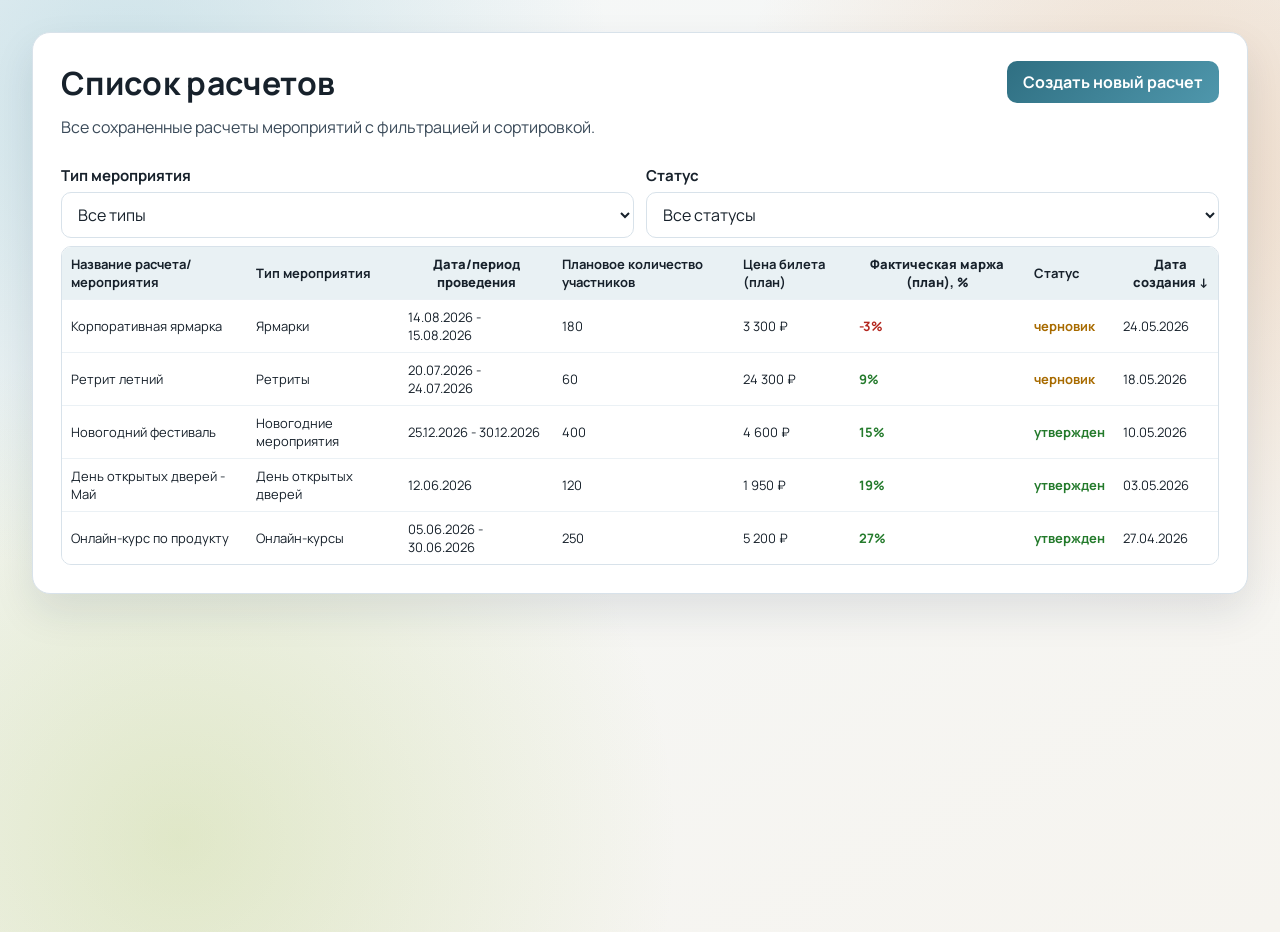
<file: list.html>
<!doctype html>
<html lang="ru">
  <head>
    <meta charset="UTF-8" />
    <meta name="viewport" content="width=device-width, initial-scale=1.0" />
    <title>Список расчетов мероприятий</title>
    <link rel="preconnect" href="https://fonts.googleapis.com" />
    <link rel="preconnect" href="https://fonts.gstatic.com" crossorigin />
    <link
      href="https://fonts.googleapis.com/css2?family=Manrope:wght@400;500;600;700;800&display=swap"
      rel="stylesheet"
    />
    <link rel="stylesheet" href="./src/ui/styles.css" />
  </head>
  <body>
    <main class="page page-wide">
      <section class="card" aria-labelledby="calc-list-title">
        <div class="list-toolbar">
          <div>
            <h1 id="calc-list-title">Список расчетов</h1>
            <p class="card-subtitle">
              Все сохраненные расчеты мероприятий с фильтрацией и сортировкой.
            </p>
          </div>
          <a class="link-btn" href="./index.html?mode=new">Создать новый расчет</a>
        </div>

        <section class="filters" aria-label="Фильтрация расчетов">
          <div class="field">
            <label for="filter-event-type">Тип мероприятия</label>
            <select id="filter-event-type">
              <option value="">Все типы</option>
            </select>
          </div>
          <div class="field">
            <label for="filter-status">Статус</label>
            <select id="filter-status">
              <option value="">Все статусы</option>
              <option value="draft">черновик</option>
              <option value="approved">утвержден</option>
            </select>
          </div>
        </section>

        <div class="table-wrap">
          <table class="results-table list-table">
            <thead>
              <tr>
                <th>Название расчета/мероприятия</th>
                <th>Тип мероприятия</th>
                <th>
                  <button class="sort-btn" type="button" data-sort-field="event_date">
                    Дата/период проведения
                  </button>
                </th>
                <th>Плановое количество участников</th>
                <th>Цена билета (план)</th>
                <th>
                  <button class="sort-btn" type="button" data-sort-field="margin">
                    Фактическая маржа (план), %
                  </button>
                </th>
                <th>Статус</th>
                <th>
                  <button class="sort-btn" type="button" data-sort-field="created_at">
                    Дата создания
                  </button>
                </th>
                <th>Автор</th>
              </tr>
            </thead>
            <tbody id="calculations-table-body"></tbody>
          </table>
        </div>
      </section>
    </main>

    <script type="module" src="./src/ui/calculations-list.js"></script>
  </body>
</html>
</file>
<file: src/ui/styles.css>
:root {
  --brand-cyan: #6baec3;
  --brand-orange: #d68642;
  --brand-green: #a7c257;
  --brand-cyan-dark: #4f97ac;
  --brand-orange-soft: #e3c09a;
  --brand-green-soft: #c2ce9a;
  --brand-olive: #c2ce9a;
  --brand-beige: #ddbb92;
  --ink-900: #17212b;
  --ink-700: #3a4a59;
  --ink-500: #536577;
  --line: #d8e2ea;
  --surface: #ffffff;
  --surface-soft: #f7fbfd;
  --error: #b3261e;
  --warn: #a86b00;
  --ok: #237a2b;
  --focus: #129ab0;
  --action-bg: #2f6f82;
  --action-bg-hover: #255b6a;
  --action-fg: #ffffff;
  --secondary-bg: #edf5f8;
  --secondary-fg: #264d5a;
  --secondary-border: #bfd4de;
  --table-head-bg: #e9f1f4;
  --table-sticky-bg: #f3f7f8;
  --table-key-bg: rgba(107, 174, 195, 0.14);
  --table-key-head-bg: rgba(107, 174, 195, 0.24);
  --bg-radial-1: rgba(107, 174, 195, 0.3);
  --bg-radial-2: rgba(214, 134, 66, 0.24);
  --bg-radial-3: rgba(167, 194, 87, 0.28);
  --bg-grad-from: #f5f8f9;
  --bg-grad-to: #f6f4ef;
  --intro-grad-1: rgba(167, 194, 87, 0.26);
  --intro-grad-2: rgba(214, 134, 66, 0.22);
  --intro-grad-3: rgba(107, 174, 195, 0.22);
  --card-shadow: 0 18px 40px rgba(24, 42, 66, 0.1);
}

body[data-theme="sun"] {
  --brand-cyan: #74b5c9;
  --brand-orange: #d88945;
  --brand-green: #adc861;
  --brand-cyan-dark: #5a9db2;
  --brand-orange-soft: #e8c9a7;
  --brand-green-soft: #c9d6a5;
  --action-bg: #3a7586;
  --action-bg-hover: #2f6271;
  --secondary-bg: #f5ece2;
  --secondary-fg: #534639;
  --secondary-border: #d8c8b5;
  --table-head-bg: #f1ebe4;
  --table-sticky-bg: #f7f2ec;
  --table-key-bg: rgba(216, 137, 69, 0.16);
  --table-key-head-bg: rgba(216, 137, 69, 0.24);
  --bg-radial-1: rgba(216, 137, 69, 0.26);
  --bg-radial-2: rgba(232, 201, 167, 0.32);
  --bg-radial-3: rgba(173, 200, 97, 0.24);
  --bg-grad-from: #fff8f2;
  --bg-grad-to: #f4ece1;
  --intro-grad-1: rgba(216, 137, 69, 0.28);
  --intro-grad-2: rgba(232, 201, 167, 0.3);
  --intro-grad-3: rgba(173, 200, 97, 0.2);
  --card-shadow: 0 18px 40px rgba(108, 70, 30, 0.17);
}

body[data-theme="leaf"] {
  --brand-cyan: #66a9be;
  --brand-orange: #c97e3f;
  --brand-green: #9db74d;
  --brand-cyan-dark: #4a90a5;
  --brand-orange-soft: #dbb892;
  --brand-green-soft: #b8c78d;
  --action-bg: #3f6f3d;
  --action-bg-hover: #345a32;
  --secondary-bg: #eef4e2;
  --secondary-fg: #365135;
  --secondary-border: #c9d6af;
  --table-head-bg: #eaf0e0;
  --table-sticky-bg: #f3f7ee;
  --table-key-bg: rgba(157, 183, 77, 0.16);
  --table-key-head-bg: rgba(157, 183, 77, 0.24);
  --bg-radial-1: rgba(157, 183, 77, 0.25);
  --bg-radial-2: rgba(102, 169, 190, 0.25);
  --bg-radial-3: rgba(201, 126, 63, 0.2);
  --bg-grad-from: #f6fbf3;
  --bg-grad-to: #ebf4e6;
  --intro-grad-1: rgba(157, 183, 77, 0.28);
  --intro-grad-2: rgba(102, 169, 190, 0.22);
  --intro-grad-3: rgba(201, 126, 63, 0.2);
  --card-shadow: 0 18px 40px rgba(54, 88, 46, 0.18);
}

body[data-theme="board"] {
  --brand-cyan: #5f9fb3;
  --brand-orange: #c97734;
  --brand-green: #93ae45;
  --brand-cyan-dark: #3f798b;
  --brand-orange-soft: #dcb48c;
  --brand-green-soft: #b4c283;
  --action-bg: #1f4f5e;
  --action-bg-hover: #173f4b;
  --action-fg: #ffffff;
  --secondary-bg: #f1eee7;
  --secondary-fg: #243843;
  --secondary-border: #c7c7c0;
  --table-head-bg: #e3e8eb;
  --table-sticky-bg: #eef2f4;
  --table-key-bg: rgba(95, 159, 179, 0.18);
  --table-key-head-bg: rgba(95, 159, 179, 0.28);
  --bg-radial-1: rgba(95, 159, 179, 0.26);
  --bg-radial-2: rgba(201, 119, 52, 0.24);
  --bg-radial-3: rgba(147, 174, 69, 0.24);
  --bg-grad-from: #f2f5f7;
  --bg-grad-to: #ece9e1;
  --intro-grad-1: rgba(95, 159, 179, 0.28);
  --intro-grad-2: rgba(201, 119, 52, 0.22);
  --intro-grad-3: rgba(147, 174, 69, 0.22);
  --card-shadow: 0 18px 40px rgba(23, 53, 63, 0.2);
}

* {
  box-sizing: border-box;
}

html,
body {
  margin: 0;
  padding: 0;
}

body {
  min-height: 100vh;
  font-family: "Manrope", "Segoe UI", sans-serif;
  color: var(--ink-900);
  background:
    radial-gradient(circle at 10% 10%, var(--bg-radial-1), transparent 34%),
    radial-gradient(circle at 92% 18%, var(--bg-radial-2), transparent 32%),
    radial-gradient(circle at 14% 90%, var(--bg-radial-3), transparent 36%),
    linear-gradient(150deg, var(--bg-grad-from), var(--bg-grad-to));
}

.page {
  width: min(1280px, calc(100vw - 40px));
  margin: 32px auto;
  animation: reveal 0.35s ease-out;
}

.page-wide {
  width: min(1380px, 95vw);
}

.card {
  background: var(--surface);
  border: 1px solid var(--line);
  border-radius: 18px;
  box-shadow: var(--card-shadow);
  padding: 28px;
}

h1 {
  margin: 0 0 10px 0;
  font-size: clamp(1.45rem, 1.2rem + 1vw, 2.1rem);
  letter-spacing: 0.01em;
}

h2 {
  margin: 8px 0 10px 0;
  font-size: 1.25rem;
  color: var(--brand-cyan-dark);
}

.card-subtitle {
  margin: 0 0 24px 0;
  color: var(--ink-700);
  line-height: 1.6;
  max-width: 900px;
}

.intro-panel {
  border: 1px solid var(--line);
  border-radius: 14px;
  background: linear-gradient(
    120deg,
    var(--intro-grad-1),
    var(--intro-grad-2),
    var(--intro-grad-3)
  );
  padding: 12px;
  display: grid;
  gap: 12px;
}

.intro-steps {
  display: grid;
  grid-template-columns: repeat(3, minmax(0, 1fr));
  gap: 10px;
}

.intro-step {
  background: rgba(255, 255, 255, 0.78);
  border: 1px solid rgba(23, 33, 43, 0.08);
  border-radius: 12px;
  padding: 10px;
}

.intro-step h3 {
  margin: 0 0 4px 0;
  font-size: 0.96rem;
}

.intro-step p {
  margin: 0;
  color: var(--ink-700);
  font-size: 0.84rem;
  line-height: 1.35;
}

.theme-switch {
  display: flex;
  flex-wrap: wrap;
  gap: 8px;
}

.theme-btn {
  border: 1px solid #c7d8e4;
  border-radius: 999px;
  background: #fff;
  color: var(--ink-700);
  padding: 6px 12px;
  font-size: 0.82rem;
  font-weight: 700;
}

.theme-btn.is-active {
  background: linear-gradient(135deg, var(--brand-cyan), var(--brand-green));
  border-color: transparent;
  color: #fff;
}

form {
  display: grid;
  gap: 16px;
}

.field {
  display: grid;
  gap: 6px;
  min-width: 0;
}

label {
  font-size: 0.94rem;
  font-weight: 700;
  color: var(--ink-900);
}

label span {
  color: var(--error);
}

input,
select,
button,
.link-btn {
  font: inherit;
}

input,
select {
  width: 100%;
  min-width: 0;
  border: 1px solid var(--line);
  border-radius: 10px;
  padding: 10px 12px;
  background: #fff;
  color: var(--ink-900);
  transition: border-color 0.15s ease, box-shadow 0.15s ease;
}

input:focus,
select:focus {
  outline: none;
  border-color: var(--focus);
  box-shadow: 0 0 0 3px rgba(18, 154, 176, 0.18);
}

input[readonly] {
  background: #f0f5f8;
  color: var(--ink-700);
}

.invalid {
  border-color: var(--error);
}

.helper-text {
  margin: 0;
  color: var(--ink-500);
  font-size: 0.83rem;
  line-height: 1.35;
}

.error-text {
  min-height: 1em;
  margin: 0;
  color: var(--error);
  font-size: 0.81rem;
}

.warning-text {
  min-height: 1em;
  margin: 0;
  color: var(--warn);
  font-size: 0.9rem;
  font-weight: 700;
}

.date-range {
  display: grid;
  grid-template-columns: repeat(2, minmax(0, 1fr));
  gap: 10px;
}

.cost-structure,
.margin-block,
.results-block {
  border: 1px solid #cbd8df;
  background: var(--surface-soft);
  border-radius: 14px;
  padding: 14px;
  box-shadow: inset 0 0 0 1px rgba(255, 255, 255, 0.75);
}

.cost-lines {
  display: grid;
  gap: 12px;
}

.cost-row {
  border: 1px solid var(--line);
  border-radius: 12px;
  padding: 12px;
  display: grid;
  gap: 10px;
  background: #fff;
  overflow: hidden;
}

.row-head {
  display: flex;
  align-items: center;
  justify-content: space-between;
  gap: 10px;
}

.row-title {
  margin: 0;
  font-weight: 700;
  color: var(--ink-700);
}

.row-grid {
  display: grid;
  grid-template-columns: repeat(2, minmax(0, 1fr));
  gap: 10px;
}

.margin-grid {
  grid-template-columns: 1.5fr 1fr 1fr;
}

.cost-actions,
.actions {
  display: flex;
  gap: 10px;
}

.cost-actions {
  justify-content: flex-start;
}

.actions {
  justify-content: flex-end;
}

.action-bar {
  flex-wrap: wrap;
}

button,
.link-btn {
  border: 0;
  border-radius: 10px;
  padding: 10px 16px;
  font-weight: 700;
  cursor: pointer;
  text-decoration: none;
}

button,
.link-btn {
  background: linear-gradient(135deg, var(--action-bg), var(--brand-cyan-dark));
  color: var(--action-fg);
}

button:hover,
.link-btn:hover {
  background: linear-gradient(135deg, var(--action-bg-hover), var(--action-bg));
  filter: none;
}

button.btn-secondary {
  background: var(--secondary-bg);
  color: var(--secondary-fg);
  border: 1px solid var(--secondary-border);
}

button.btn-danger {
  background: #ffe9e7;
  color: #9f251f;
  padding: 8px 12px;
}

.table-wrap {
  overflow-x: auto;
  border: 1px solid var(--line);
  border-radius: 10px;
  background: #fff;
}

.results-table {
  width: 100%;
  border-collapse: collapse;
  min-width: 980px;
}

.results-table th,
.results-table td {
  border-bottom: 1px solid #ebf1f5;
  padding: 8px 9px;
  text-align: left;
  font-size: 0.81rem;
  white-space: normal;
}

.results-table th {
  background: var(--table-head-bg);
  color: var(--ink-900);
  position: sticky;
  top: 0;
  z-index: 2;
}

.results-table tbody tr:last-child td {
  border-bottom: 0;
}

.results-table .sticky-col {
  position: sticky;
  left: 0;
  z-index: 3;
  background: var(--table-sticky-bg);
  font-weight: 700;
}

.results-table th.sticky-col {
  z-index: 4;
  background: var(--table-head-bg);
}

.key-header {
  color: #3d6f7e;
  background: linear-gradient(180deg, var(--table-key-head-bg) 0%, transparent 100%) !important;
}

.key-cell {
  background: var(--table-key-bg);
}

.metric-neg {
  color: var(--error);
  font-weight: 700;
}

.metric-pos {
  color: var(--ok);
  font-weight: 700;
}

.status-loss {
  color: var(--error);
  font-weight: 700;
}

.status-breakeven {
  color: var(--warn);
  font-weight: 700;
}

.status-profit {
  color: var(--ok);
  font-weight: 700;
}

.list-toolbar {
  display: flex;
  justify-content: space-between;
  align-items: flex-start;
  gap: 14px;
}

.filters {
  display: grid;
  grid-template-columns: repeat(2, minmax(0, 1fr));
  gap: 12px;
  margin-bottom: 8px;
}

.list-table {
  min-width: 1280px;
}

.sort-btn {
  border: 0;
  background: transparent;
  color: inherit;
  font-size: inherit;
  font-weight: 800;
  padding: 0;
  cursor: pointer;
}

.list-row-clickable {
  cursor: pointer;
}

.list-row-clickable:hover {
  background: #f4fbfd;
}

.list-row-clickable:focus-visible {
  outline: 2px solid var(--focus);
  outline-offset: -2px;
}

@media (max-width: 980px) {
  .page {
    width: calc(100vw - 24px);
    margin: 16px auto;
  }

  .row-grid,
  .margin-grid,
  .filters,
  .date-range {
    grid-template-columns: minmax(0, 1fr);
  }

  .intro-steps {
    grid-template-columns: 1fr;
  }

  .list-toolbar {
    flex-direction: column;
    align-items: stretch;
  }
}

@media (max-width: 768px) {
  .card {
    padding: 16px;
    border-radius: 14px;
  }

  .card-subtitle {
    margin-bottom: 14px;
    font-size: 0.92rem;
  }

  .theme-switch {
    display: grid;
    grid-template-columns: repeat(2, minmax(0, 1fr));
  }

  .theme-btn {
    width: 100%;
  }

  .actions,
  .cost-actions {
    flex-direction: column;
    align-items: stretch;
  }

  .actions button,
  .cost-actions button,
  .actions .link-btn {
    width: 100%;
  }

  .table-wrap {
    border: 0;
    background: transparent;
    overflow: visible;
  }

  .results-table {
    min-width: 0;
  }

  .results-table:not(.list-table) {
    border-collapse: separate;
    border-spacing: 0;
  }

  .results-table:not(.list-table) thead {
    display: none;
  }

  .results-table:not(.list-table) tbody {
    display: grid;
    gap: 10px;
  }

  .results-table:not(.list-table) tbody tr {
    display: block;
    border: 1px solid var(--line);
    border-radius: 12px;
    overflow: hidden;
    background: #fff;
  }

  .results-table:not(.list-table) tbody tr td {
    display: flex;
    justify-content: space-between;
    align-items: flex-start;
    gap: 12px;
    padding: 9px 10px;
    border-bottom: 1px solid #edf1f4;
    font-size: 0.84rem;
  }

  .results-table:not(.list-table) tbody tr td:last-child {
    border-bottom: 0;
  }

  .results-table:not(.list-table) td.sticky-col {
    position: static;
    background: var(--table-head-bg);
    font-weight: 800;
    color: var(--ink-900);
    padding: 10px 12px;
  }

  .results-table:not(.list-table) td[data-key]::before {
    font-weight: 700;
    color: var(--ink-700);
  }

  .results-table:not(.list-table) td[data-key="participants"]::before {
    content: "Участники";
  }

  .results-table:not(.list-table) td[data-key="ticketPrice"]::before {
    content: "Цена билета";
  }

  .results-table:not(.list-table) td[data-key="revenue"]::before {
    content: "Выручка";
  }

  .results-table:not(.list-table) td[data-key="variableCosts"]::before {
    content: "Переменные";
  }

  .results-table:not(.list-table) td[data-key="fixedCosts"]::before {
    content: "Фиксированные";
  }

  .results-table:not(.list-table) td[data-key="totalCosts"]::before {
    content: "Полные затраты";
  }

  .results-table:not(.list-table) td[data-key="profit"]::before {
    content: "Прибыль/убыток";
  }

  .results-table:not(.list-table) td[data-key="marginPercent"]::before {
    content: "Маржа";
  }

  .results-table:not(.list-table) td[data-key="costPerParticipant"]::before {
    content: "Себестоимость";
  }

  .results-table:not(.list-table) td[data-key="status"]::before {
    content: "Статус";
  }

  .results-table:not(.list-table) .key-cell {
    background: transparent;
  }

  .list-table {
    min-width: 0;
  }

  .list-table thead {
    display: none;
  }

  .list-table tbody {
    display: grid;
    gap: 10px;
  }

  .list-table tbody tr {
    display: block;
    border: 1px solid var(--line);
    border-radius: 12px;
    overflow: hidden;
    background: #fff;
  }

  .list-table tbody td {
    display: flex;
    justify-content: space-between;
    align-items: flex-start;
    gap: 12px;
    padding: 9px 10px;
    border-bottom: 1px solid #edf1f4;
    white-space: normal;
  }

  .list-table tbody td:last-child {
    border-bottom: 0;
  }

  .list-table tbody td::before {
    font-weight: 700;
    color: var(--ink-700);
    flex: 0 0 46%;
  }

  .list-table tbody td:nth-child(1)::before {
    content: "Расчет";
  }

  .list-table tbody td:nth-child(2)::before {
    content: "Тип";
  }

  .list-table tbody td:nth-child(3)::before {
    content: "Период";
  }

  .list-table tbody td:nth-child(4)::before {
    content: "План, чел.";
  }

  .list-table tbody td:nth-child(5)::before {
    content: "Цена билета";
  }

  .list-table tbody td:nth-child(6)::before {
    content: "Маржа";
  }

  .list-table tbody td:nth-child(7)::before {
    content: "Статус";
  }

  .list-table tbody td:nth-child(8)::before {
    content: "Создан";
  }

  .list-table tbody td:nth-child(9)::before {
    content: "Автор";
  }
}

@keyframes reveal {
  from {
    opacity: 0;
    transform: translateY(7px);
  }
  to {
    opacity: 1;
    transform: translateY(0);
  }
}
</file>
